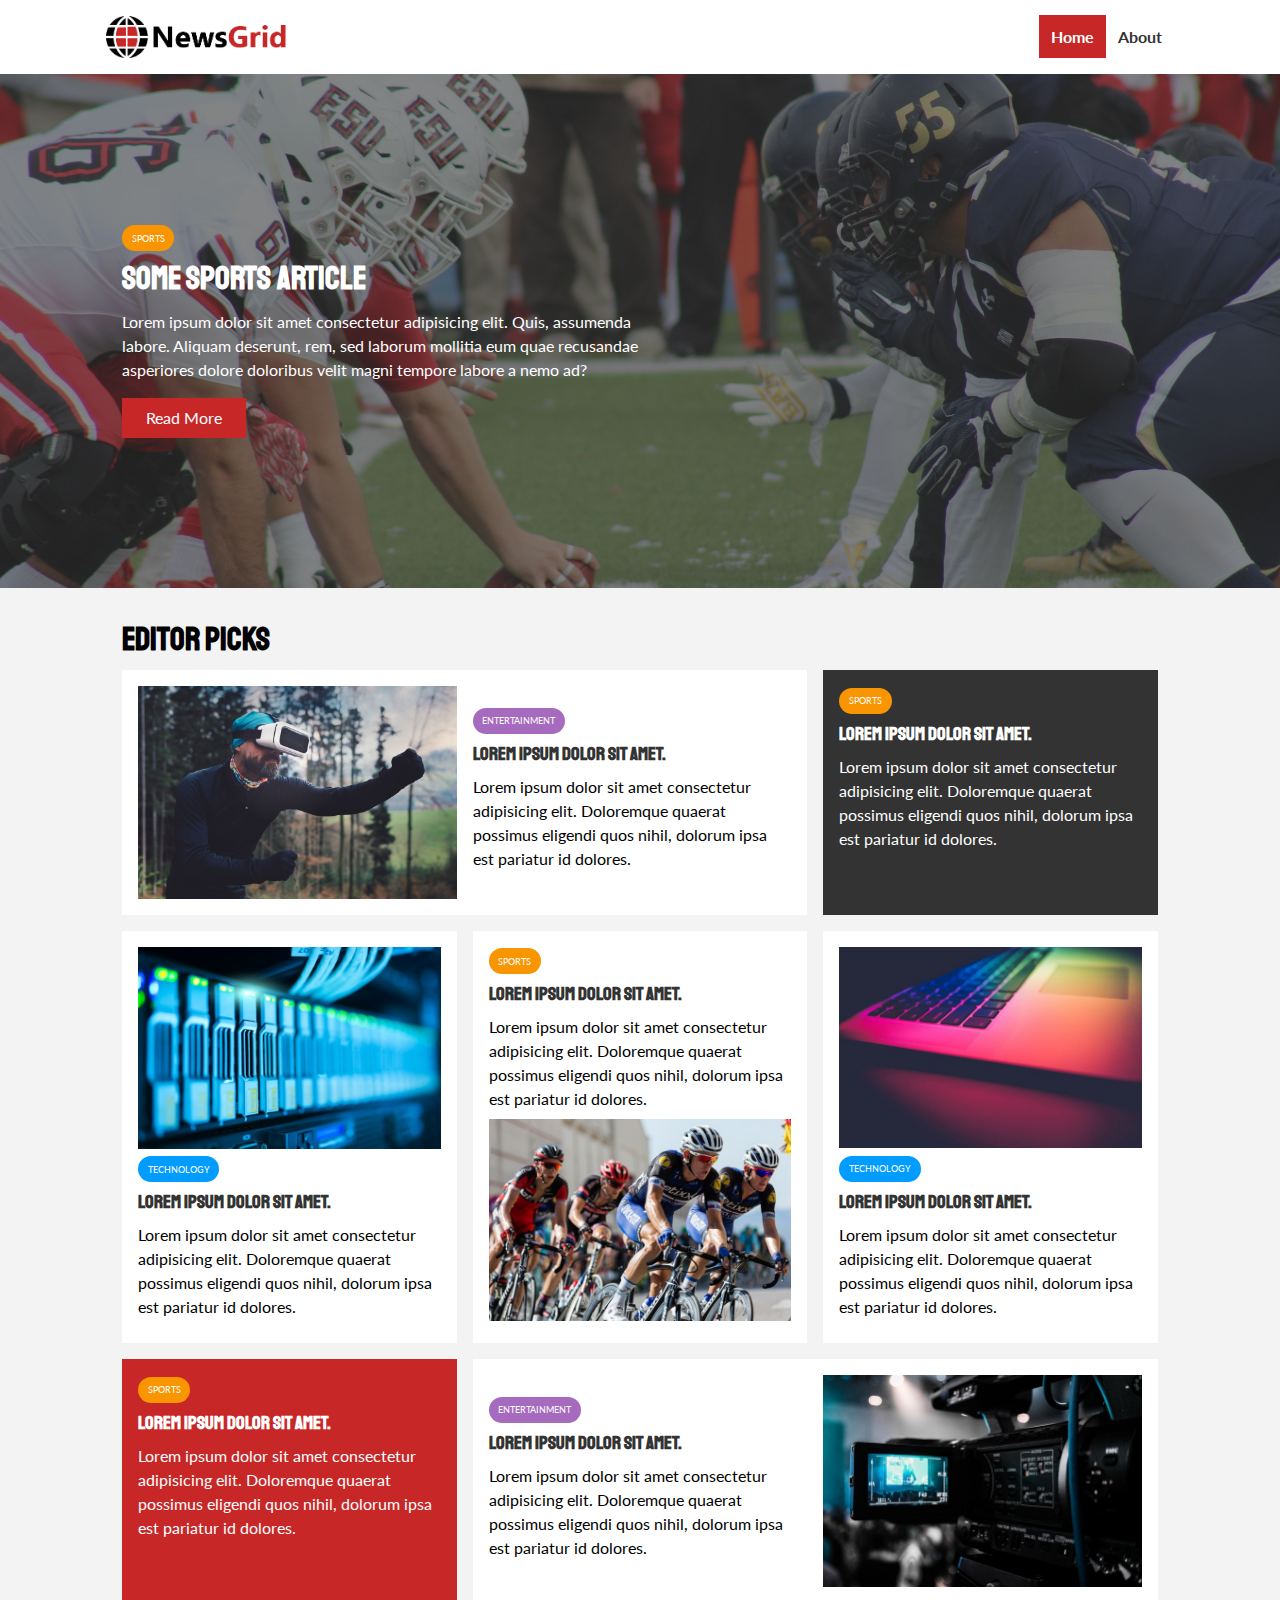
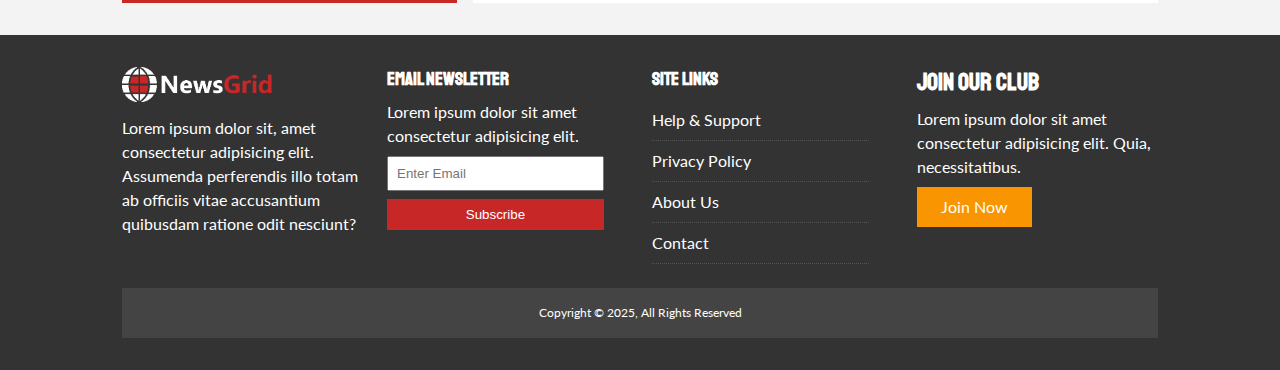
<file: index.html>
<!DOCTYPE html>
<html lang="en">
<head>
    <meta charset="UTF-8">
    <meta name="viewport" content="width=device-width, initial-scale=1.0">
    
    <link rel="stylesheet" href="https://use.fontawesome.com/releases/v5.6.3/css/all.css" integrity="sha384-UHRtZLI+pbxtHCWp1t77Bi1L4ZtiqrqD80Kn4Z8NTSRyMA2Fd33n5dQ8lWUE00s/" crossorigin="anonymous">

    <link rel="preconnect" href="https://fonts.googleapis.com">
    <link rel="preconnect" href="https://fonts.gstatic.com" crossorigin>
    <link href="https://fonts.googleapis.com/css2?family=Lato:ital,wght@0,100;0,300;0,400;0,700;0,900;1,100;1,300;1,400;1,700;1,900&family=Staatliches&display=swap" rel="stylesheet">

    <link rel="stylesheet" href="css/style.css">
    <link rel="stylesheet" media="screen and (max-width: 775px)" href="css/mobile.css">
    
    <link rel="icon" type="image/png" sizes="32x32" href="/favicon.ico">

    <title>News Grid | Latest News</title>
</head>
<body>
    <nav id="main-nav">
        <div class="container">
            <img src="images/logo.png" alt="NewsGrid" class="logo">
            <div class="social">
                <a href="http://facebook.com" target="_blank"><i class="fab fa-facebook fa-2x"></i></a>
                <a href="http://twitter.com" target="_blank"><i class="fab fa-twitter fa-2x"></i></a>
                <a href="http://instagram.com" target="_blank"><i class="fab fa-instagram fa-2x"></i></a>
                <a href="http://youtube.com" target="_blank"><i class="fab fa-youtube fa-2x"></i></a>
            </div>
            <ul>
                <li><a href="index.html" class="current">Home</a></li>
                <li><a href="about.html">About</a></li>
            </ul>
        </div>
    </nav>

    <!-- Showcase -->
    <header id="showcase">
        <div class="container">
            <div class="showcase-container">
                <div class="showcase-content">
                    <div class="category category-sports">Sports</div>
                    <h1>Some sports article</h1>
                    <p>Lorem ipsum dolor sit amet consectetur adipisicing elit. Quis, assumenda labore. Aliquam deserunt, rem, sed laborum mollitia eum quae recusandae asperiores dolore doloribus velit magni tempore labore a nemo ad?</p>
                    <a href="article.html" class="btn btn-primary">Read More</a>
                </div>
            </div>
        </div>
    </header>

    <!-- Home Articles -->
     <section id="home-articles" class="py-2">
        <div class="container">
            <h1>Editor Picks</h1>
            <div class="article-container">
                <article class="card">
                    <img src="images/articles/ent1.jpg" alt="">
                    <div>
                        <div class="category category-ent">Entertainment</div>
                        <h3>
                            <a href="article.html">Lorem ipsum dolor sit amet.</a>
                        </h3>
                        <p>Lorem ipsum dolor sit amet consectetur adipisicing elit. Doloremque quaerat possimus eligendi quos nihil, dolorum ipsa est pariatur id dolores.</p>
                    </div>
                </article>
                <article class="card bg-dark">
                    <div class="category category-sports">Sports</div>
                    <h3>
                        <a href="article.html">Lorem ipsum dolor sit amet.</a>
                    </h3>
                    <p>Lorem ipsum dolor sit amet consectetur adipisicing elit. Doloremque quaerat possimus eligendi quos nihil, dolorum ipsa est pariatur id dolores.</p>
                </article>
                <article class="card">
                    <img src="images/articles/tech1.jpg" alt="">
                    <div class="category category-tech">Technology</div>
                    <h3>
                        <a href="article.html">Lorem ipsum dolor sit amet.</a>
                    </h3>
                    <p>Lorem ipsum dolor sit amet consectetur adipisicing elit. Doloremque quaerat possimus eligendi quos nihil, dolorum ipsa est pariatur id dolores.</p>
                </article>
                <article class="card">
                    <div class="category category-sports">Sports</div>
                    <h3>
                        <a href="article.html">Lorem ipsum dolor sit amet.</a>
                    </h3>
                    <p>Lorem ipsum dolor sit amet consectetur adipisicing elit. Doloremque quaerat possimus eligendi quos nihil, dolorum ipsa est pariatur id dolores.</p>
                    <img src="images/articles/sports1.jpg" alt="">
                </article>
                <article class="card">
                    <img src="images/articles/tech2.jpg" alt="">
                    <div class="category category-tech">Technology</div>
                    <h3>
                        <a href="article.html">Lorem ipsum dolor sit amet.</a>
                    </h3>
                    <p>Lorem ipsum dolor sit amet consectetur adipisicing elit. Doloremque quaerat possimus eligendi quos nihil, dolorum ipsa est pariatur id dolores.</p>
                </article>
                <article class="card bg-primary">
                    <div class="category category-sports">Sports</div>
                    <h3>
                        <a href="article.html">Lorem ipsum dolor sit amet.</a>
                    </h3>
                    <p>Lorem ipsum dolor sit amet consectetur adipisicing elit. Doloremque quaerat possimus eligendi quos nihil, dolorum ipsa est pariatur id dolores.</p>
                </article>
                <article class="card">
                    <div>
                        <div class="category category-ent">Entertainment</div>
                        <h3>
                            <a href="article.html">Lorem ipsum dolor sit amet.</a>
                        </h3>
                        <p>Lorem ipsum dolor sit amet consectetur adipisicing elit. Doloremque quaerat possimus eligendi quos nihil, dolorum ipsa est pariatur id dolores.</p>
                    </div>
                    <img src="images/articles/ent2.jpg" alt="">
                </article>
            </div>
        </div>
     </section>

     <!-- Footer -->
      <footer id="main-footer" class="py-2">
        <div class="container footer-container">
            <div>
                <img src="images/logo_light.png" alt="NewsGrid">
                <p>Lorem ipsum dolor sit, amet consectetur adipisicing elit. Assumenda perferendis illo totam ab officiis vitae accusantium quibusdam ratione odit nesciunt?</p>
            </div>
            <div>
                <h3>Email NewsLetter</h3>
                <p>Lorem ipsum dolor sit amet consectetur adipisicing elit.</p>
                <form name="contact" method="POST" data-netlify="true">
                    <input type="email" name="email" placeholder="Enter Email">
                    <input type="submit" value="Subscribe" class="btn btn-primary">
                </form>
            </div>
            <div>
                <h3>Site Links</h3>
                <ul class="lists">
                    <li><a href="#">Help & Support</a></li>
                    <li><a href="#">Privacy Policy</a></li>
                    <li><a href="#">About Us</a></li>
                    <li><a href="#">Contact</a></li>
                </ul>
            </div>
            <div>
                <h2>Join Our Club</h2>
                <p>Lorem ipsum dolor sit amet consectetur adipisicing elit. Quia, necessitatibus.</p>
                <a href="#" class="btn btn-secondary">Join Now</a>
            </div>
            <div>
                <p>Copyright &copy; 2025, All Rights Reserved</p>
            </div>
        </div>
      </footer>
</body>
</html>
</file>
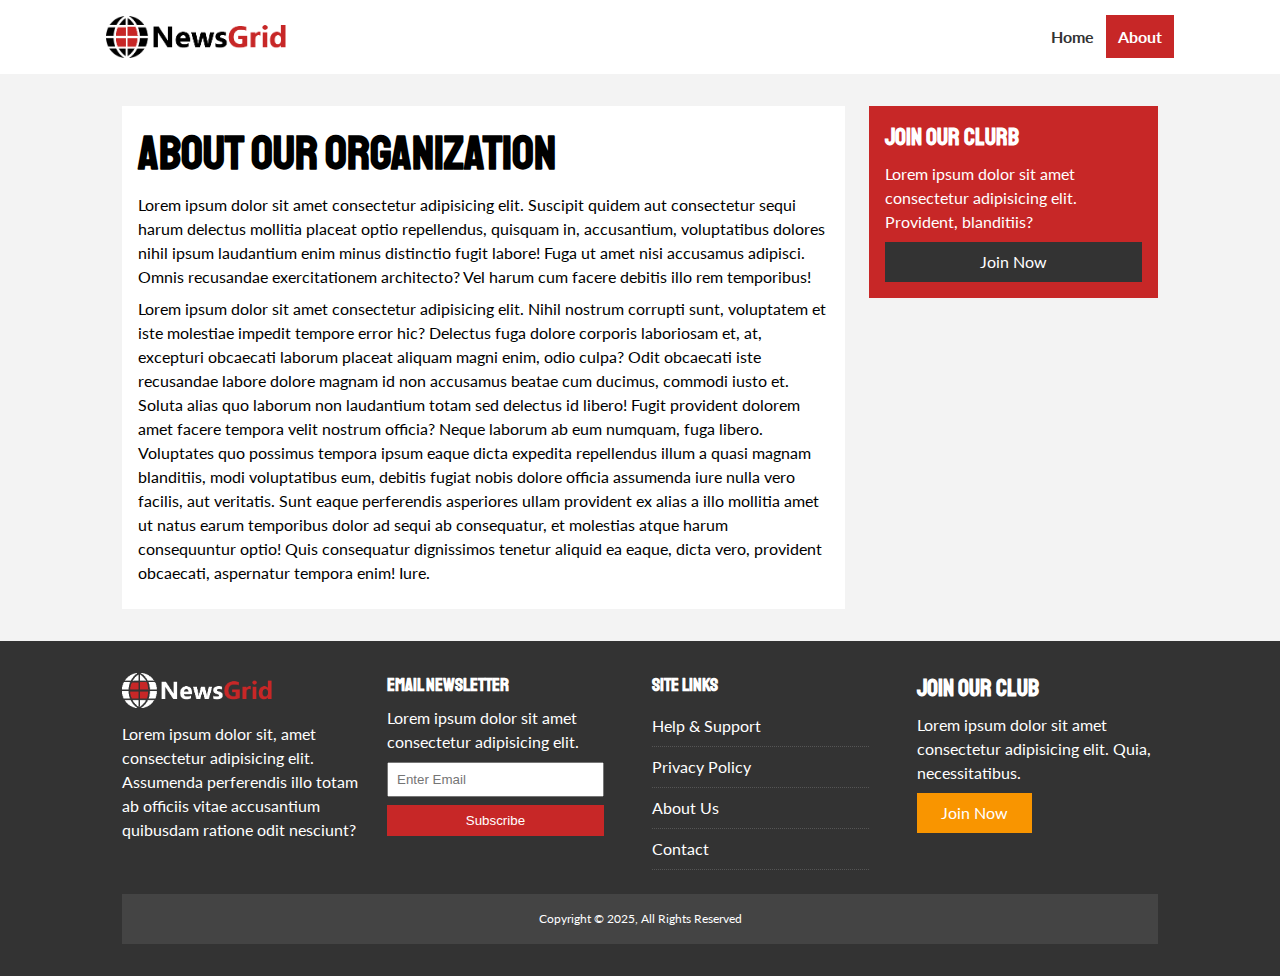
<file: about.html>
<!DOCTYPE html>
<html lang="en">
<head>
    <meta charset="UTF-8">
    <meta name="viewport" content="width=device-width, initial-scale=1.0">
    
    <link rel="stylesheet" href="https://use.fontawesome.com/releases/v5.6.3/css/all.css" integrity="sha384-UHRtZLI+pbxtHCWp1t77Bi1L4ZtiqrqD80Kn4Z8NTSRyMA2Fd33n5dQ8lWUE00s/" crossorigin="anonymous">

    <link rel="preconnect" href="https://fonts.googleapis.com">
    <link rel="preconnect" href="https://fonts.gstatic.com" crossorigin>
    <link href="https://fonts.googleapis.com/css2?family=Lato:ital,wght@0,100;0,300;0,400;0,700;0,900;1,100;1,300;1,400;1,700;1,900&family=Staatliches&display=swap" rel="stylesheet">

    <link rel="stylesheet" href="css/style.css">
    <link rel="stylesheet" media="screen and (max-width: 768px)" href="css/mobile.css">
    
    <link rel="icon" type="image/png" sizes="32x32" href="/favicon.ico">

    <title>News Grid | About</title>
</head>
<body>
    <nav id="main-nav">
        <div class="container">
            <img src="images/logo.png" alt="NewsGrid" class="logo">
            <div class="social">
                <a href="http://facebook.com" target="_blank"><i class="fab fa-facebook fa-2x"></i></a>
                <a href="http://twitter.com" target="_blank"><i class="fab fa-twitter fa-2x"></i></a>
                <a href="http://instagram.com" target="_blank"><i class="fab fa-instagram fa-2x"></i></a>
                <a href="http://youtube.com" target="_blank"><i class="fab fa-youtube fa-2x"></i></a>
            </div>
            <ul>
                <li><a href="index.html" >Home</a></li>
                <li><a href="about.html" class="current">About</a></li>
            </ul>
        </div>
    </nav>

    <section id="about">
        <div class="container">
            <div class="page-container">
                <article class="card">
                    <h1 class="l-heading">About Our Organization</h1>
                    <p>Lorem ipsum dolor sit amet consectetur adipisicing elit. Suscipit quidem aut consectetur sequi harum delectus mollitia placeat optio repellendus, quisquam in, accusantium, voluptatibus dolores nihil ipsum laudantium enim minus distinctio fugit labore! Fuga ut amet nisi accusamus adipisci. Omnis recusandae exercitationem architecto? Vel harum cum facere debitis illo rem temporibus!</p>
                    <p>Lorem ipsum dolor sit amet consectetur adipisicing elit. Nihil nostrum corrupti sunt, voluptatem et iste molestiae impedit tempore error hic? Delectus fuga dolore corporis laboriosam et, at, excepturi obcaecati laborum placeat aliquam magni enim, odio culpa? Odit obcaecati iste recusandae labore dolore magnam id non accusamus beatae cum ducimus, commodi iusto et. Soluta alias quo laborum non laudantium totam sed delectus id libero! Fugit provident dolorem amet facere tempora velit nostrum officia? Neque laborum ab eum numquam, fuga libero. Voluptates quo possimus tempora ipsum eaque dicta expedita repellendus illum a quasi magnam blanditiis, modi voluptatibus eum, debitis fugiat nobis dolore officia assumenda iure nulla vero facilis, aut veritatis. Sunt eaque perferendis asperiores ullam provident ex alias a illo mollitia amet ut natus earum temporibus dolor ad sequi ab consequatur, et molestias atque harum consequuntur optio! Quis consequatur dignissimos tenetur aliquid ea eaque, dicta vero, provident obcaecati, aspernatur tempora enim! Iure.</p>
                </article>
                <aside class="card bg-primary">
                    <h2>Join Our Clurb</h2>
                    <p>Lorem ipsum dolor sit amet consectetur adipisicing elit. Provident, blanditiis?</p>
                    <a href="#" class="btn btn-dark btn-block">Join Now</a>
                </aside>
            </div>
        </div>
    </section>



    <!-- Footer -->
    <footer id="main-footer" class="py-2">
        <div class="container footer-container">
            <div>
                <img src="images/logo_light.png" alt="NewsGrid">
                <p>Lorem ipsum dolor sit, amet consectetur adipisicing elit. Assumenda perferendis illo totam ab officiis vitae accusantium quibusdam ratione odit nesciunt?</p>
            </div>
            <div>
                <h3>Email NewsLetter</h3>
                <p>Lorem ipsum dolor sit amet consectetur adipisicing elit.</p>
                <form name="contact" method="POST" data-netlify="true">
                    <input type="email" name="email" placeholder="Enter Email">
                    <input type="submit" value="Subscribe" class="btn btn-primary">
                </form>
            </div>
            <div>
                <h3>Site Links</h3>
                <ul class="lists">
                    <li><a href="#">Help & Support</a></li>
                    <li><a href="#">Privacy Policy</a></li>
                    <li><a href="#">About Us</a></li>
                    <li><a href="#">Contact</a></li>
                </ul>
            </div>
            <div>
                <h2>Join Our Club</h2>
                <p>Lorem ipsum dolor sit amet consectetur adipisicing elit. Quia, necessitatibus.</p>
                <a href="#" class="btn btn-secondary">Join Now</a>
            </div>
            <div>
                <p>Copyright &copy; 2025, All Rights Reserved</p>
            </div>
        </div>
    </footer>
</body>
</html>
</file>
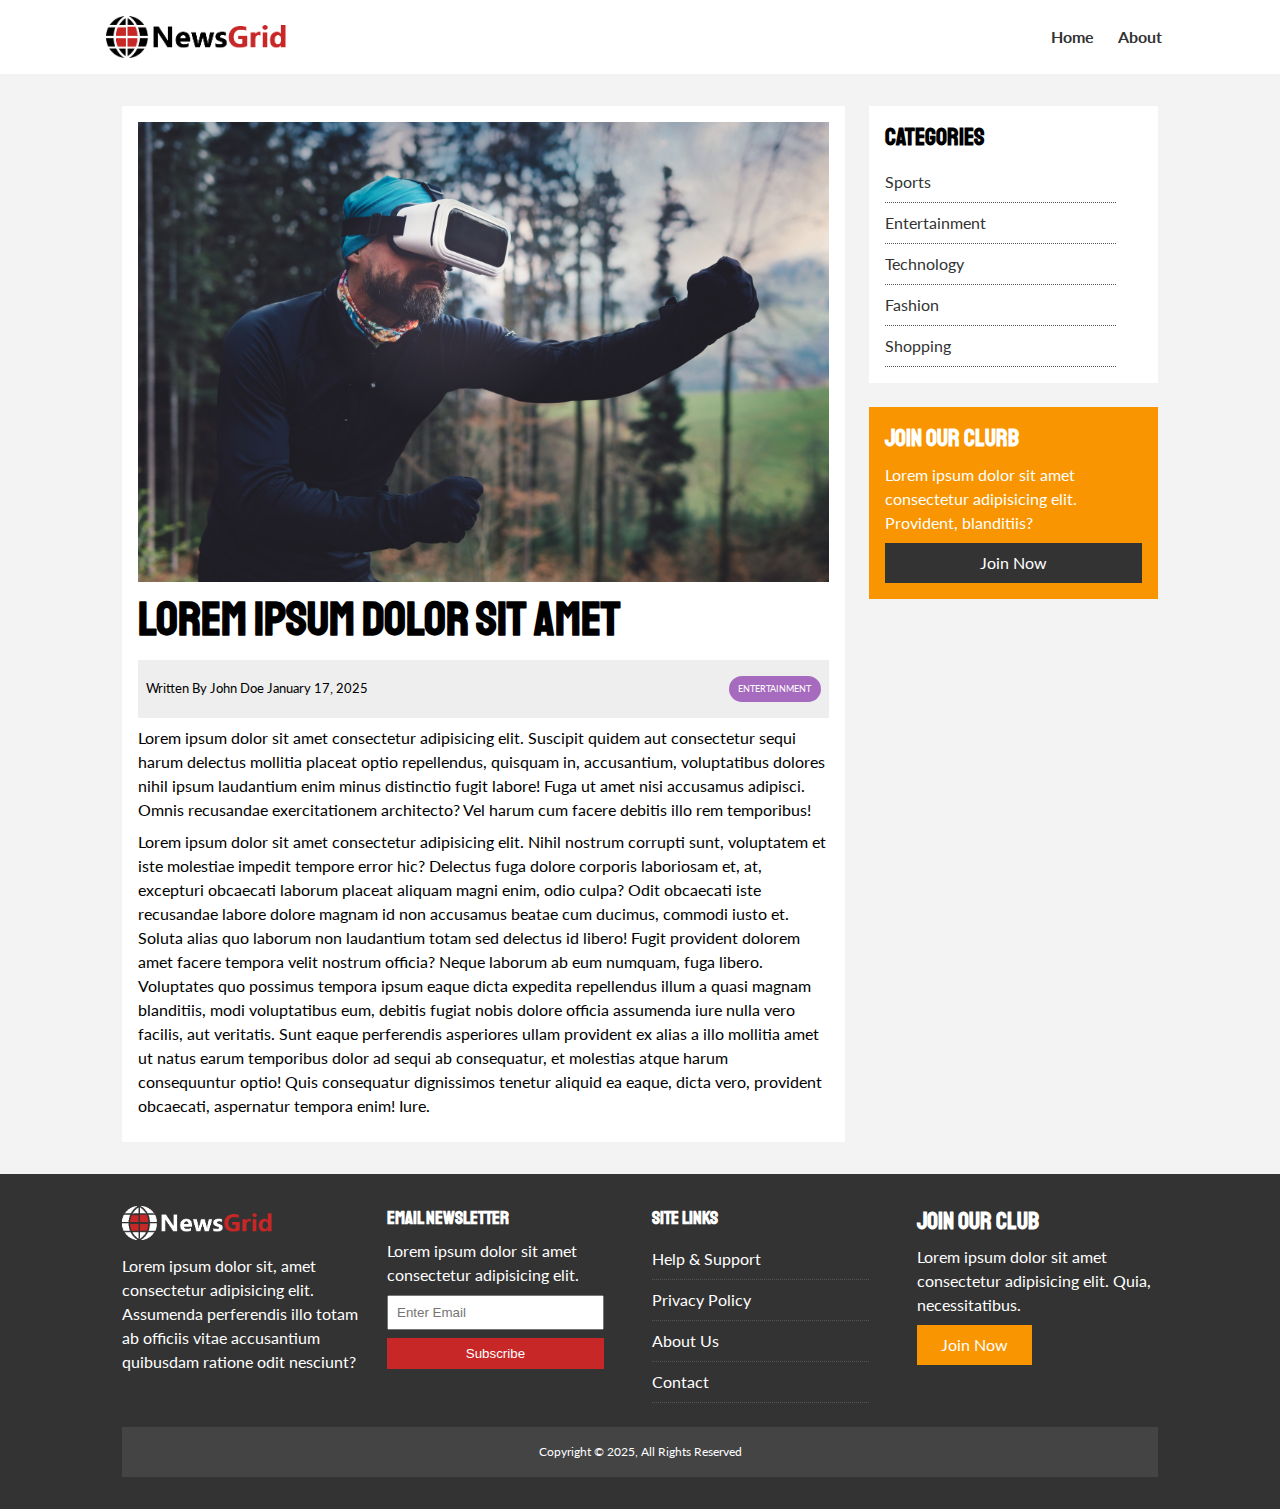
<file: article.html>
<!DOCTYPE html>
<html lang="en">
<head>
    <meta charset="UTF-8">
    <meta name="viewport" content="width=device-width, initial-scale=1.0">
    
    <link rel="stylesheet" href="https://use.fontawesome.com/releases/v5.6.3/css/all.css" integrity="sha384-UHRtZLI+pbxtHCWp1t77Bi1L4ZtiqrqD80Kn4Z8NTSRyMA2Fd33n5dQ8lWUE00s/" crossorigin="anonymous">

    <link rel="preconnect" href="https://fonts.googleapis.com">
    <link rel="preconnect" href="https://fonts.gstatic.com" crossorigin>
    <link href="https://fonts.googleapis.com/css2?family=Lato:ital,wght@0,100;0,300;0,400;0,700;0,900;1,100;1,300;1,400;1,700;1,900&family=Staatliches&display=swap" rel="stylesheet">

    <link rel="stylesheet" href="css/style.css">
    <link rel="stylesheet" media="screen and (max-width: 768px)" href="css/mobile.css">
    
    <link rel="icon" type="image/png" sizes="32x32" href="/favicon.ico">

    <title>News Grid | Whats New</title>
</head>
<body>
    <nav id="main-nav">
        <div class="container">
            <img src="images/logo.png" alt="NewsGrid" class="logo">
            <div class="social">
                <a href="http://facebook.com" target="_blank"><i class="fab fa-facebook fa-2x"></i></a>
                <a href="http://twitter.com" target="_blank"><i class="fab fa-twitter fa-2x"></i></a>
                <a href="http://instagram.com" target="_blank"><i class="fab fa-instagram fa-2x"></i></a>
                <a href="http://youtube.com" target="_blank"><i class="fab fa-youtube fa-2x"></i></a>
            </div>
            <ul>
                <li><a href="index.html" >Home</a></li>
                <li><a href="about.html" >About</a></li>
            </ul>
        </div>
    </nav>

    <section id="article">
        <div class="container">
            <div class="page-container">
                <article class="card">
                    <img src="images/articles/ent1.jpg" alt="">
                    <h1 class="l-heading">Lorem ipsum dolor sit amet</h1>
                    <div class="meta">
                        <small>
                            <i class="fas fa-user"></i>  Written By John Doe January 17, 2025  
                        </small>
                        <div class="category category-ent">Entertainment</div>
                    </div>
                    <p>Lorem ipsum dolor sit amet consectetur adipisicing elit. Suscipit quidem aut consectetur sequi harum delectus mollitia placeat optio repellendus, quisquam in, accusantium, voluptatibus dolores nihil ipsum laudantium enim minus distinctio fugit labore! Fuga ut amet nisi accusamus adipisci. Omnis recusandae exercitationem architecto? Vel harum cum facere debitis illo rem temporibus!</p>
                    <p>Lorem ipsum dolor sit amet consectetur adipisicing elit. Nihil nostrum corrupti sunt, voluptatem et iste molestiae impedit tempore error hic? Delectus fuga dolore corporis laboriosam et, at, excepturi obcaecati laborum placeat aliquam magni enim, odio culpa? Odit obcaecati iste recusandae labore dolore magnam id non accusamus beatae cum ducimus, commodi iusto et. Soluta alias quo laborum non laudantium totam sed delectus id libero! Fugit provident dolorem amet facere tempora velit nostrum officia? Neque laborum ab eum numquam, fuga libero. Voluptates quo possimus tempora ipsum eaque dicta expedita repellendus illum a quasi magnam blanditiis, modi voluptatibus eum, debitis fugiat nobis dolore officia assumenda iure nulla vero facilis, aut veritatis. Sunt eaque perferendis asperiores ullam provident ex alias a illo mollitia amet ut natus earum temporibus dolor ad sequi ab consequatur, et molestias atque harum consequuntur optio! Quis consequatur dignissimos tenetur aliquid ea eaque, dicta vero, provident obcaecati, aspernatur tempora enim! Iure.</p>
                </article>

                <aside id="categories" class="card">
                    <h2>Categories</h2>
                    <ul class="lists">
                        <li><a href="#"><i class="fas fa-chevron-right"></i> Sports</a></li>
                        <li><a href="#"><i class="fas fa-chevron-right"></i> Entertainment</a></li>
                        <li><a href="#"><i class="fas fa-chevron-right"></i> Technology</a></li>
                        <li><a href="#"><i class="fas fa-chevron-right"></i> Fashion</a></li>
                        <li><a href="#"><i class="fas fa-chevron-right"></i> Shopping</a></li>
                    </ul>
                </aside>

                <aside class="card bg-secondary">
                    <h2>Join Our Clurb</h2>
                    <p>Lorem ipsum dolor sit amet consectetur adipisicing elit. Provident, blanditiis?</p>
                    <a href="#" class="btn btn-dark btn-block">Join Now</a>
                </aside>
            </div>
        </div>
    </section>



    <!-- Footer -->
    <footer id="main-footer" class="py-2">
        <div class="container footer-container">
            <div>
                <img src="images/logo_light.png" alt="NewsGrid">
                <p>Lorem ipsum dolor sit, amet consectetur adipisicing elit. Assumenda perferendis illo totam ab officiis vitae accusantium quibusdam ratione odit nesciunt?</p>
            </div>
            <div>
                <h3>Email NewsLetter</h3>
                <p>Lorem ipsum dolor sit amet consectetur adipisicing elit.</p>
                <form name="contact" method="POST" data-netlify="true">
                    <input type="email" name="email" placeholder="Enter Email">
                    <input type="submit" value="Subscribe" class="btn btn-primary">
                </form>
            </div>
            <div>
                <h3>Site Links</h3>
                <ul class="lists">
                    <li><a href="#">Help & Support</a></li>
                    <li><a href="#">Privacy Policy</a></li>
                    <li><a href="#">About Us</a></li>
                    <li><a href="#">Contact</a></li>
                </ul>
            </div>
            <div>
                <h2>Join Our Club</h2>
                <p>Lorem ipsum dolor sit amet consectetur adipisicing elit. Quia, necessitatibus.</p>
                <a href="#" class="btn btn-secondary">Join Now</a>
            </div>
            <div>
                <p>Copyright &copy; 2025, All Rights Reserved</p>
            </div>
        </div>
    </footer>
</body>
</html>
</file>
<file: css/style.css>
:root {
    --primary-color: #c72727;
    --secondary-color: #f99500;
    --light-color: #f3f3f3;
    --dark-color: #333;
    --max-width: 1100px;
}

.category {
    --sports-color: #f99500;
    --ent-color: #a66bbe;
    --tech-color: #009cff;
}

* {
    margin: 0;
    padding: 0;
    box-sizing: border-box;
}

body {
    font-family: 'Lato', sans-serif;
    line-height: 1.5;
    background: var(--light-color);
}

a {
    color: #333;
    text-decoration: none;
}

ul {
    list-style: none;
}

p {
    margin: 0.5rem 0;
}

img {
    width: 100%;
}

h1, h2, h3, h4, h5, h6 {
    font-family: 'Staatliches', cursive;
    margin-bottom: 0.55rem;
    line-height: 1.3;
}

/* Utility */
.container {
    max-width: var(--max-width);
    margin: auto;
    padding: 0 2rem;
    overflow: hidden;
}

.category {
    display: inline-block;
    color: #fff;
    font-size: 0.55rem;
    text-transform: uppercase;
    padding: 0.4rem 0.6rem;
    border-radius: 15px;
    margin-bottom: 0.5rem;
}

.category-sports { background: var(--sports-color);}
.category-ent { background: var(--ent-color);}
.category-tech { background: var(--tech-color);}

.btn {
    display: inline-block;
    border: none;
    background: var(--dark-color);
    color: #fff;
    padding: 0.5rem 1.5rem;
}

.btn-light { background: var(--light-color);}
.btn-primary { background: var(--primary-color);}
.btn-secondary { background: var(--secondary-color);}

.btn-block {
    display: block;
    width: 100%;
    text-align: center;
}

.btn:hover {
    opacity: 0.9;
}

.card {
    background: #fff;
    padding: 1rem;
}

.bg-dark {
    background: var(--dark-color);
    color: white;
}

.bg-primary {
    background: var(--primary-color);
    color: white;
}

.bg-secondary {
    background: var(--secondary-color);
    color: white;
}

.bg-dark h1,
.bg-dark h2,
.bg-dark h3,
.bg-dark a,
.bg-primary h1,
.bg-primary h2,
.bg-primary h3,
.bg-primary a,
.bg-secondary h1,
.bg-secondary h2,
.bg-secondary h3,
.bg-secondary a {
    color: #fff;
}

.py-1 { padding: 1.5rem 0; }
.py-2 { padding: 2rem 0; }
.py-3 { padding: 3rem 0; }
.py-1 { padding: 1.5rem; }
.py-2 { padding: 2rem; }
.py-3 { padding: 3rem; }

.l-heading {
    font-size: 3rem;
}

.lists li {
    padding: 0.5rem 0;
    border-bottom: #555 dotted 1px;
    width: 90%;
}

.lists li a:hover {
    color: var(--primary-color) !important;
}

/* Inner Page grid Container */
.page-container {
    display: grid;
    grid-template-columns: 5fr 2fr;
    margin: 2rem 0;
    grid-gap: 1.5rem;
}

.page-container > *:first-child {
    grid-row: 1 / span 3;
}

/* Navigation */
#main-nav {
    background: #fff;
    position: sticky;
    top: 0;
    z-index: 2;
}

#main-nav .container {
    display: grid;
    grid-template-columns: 6fr 3fr 2fr;
    padding: 1rem;
    align-items: center;
}

#main-nav .logo {
    width: 180px;
}

#main-nav ul {
    justify-self: end;
    display: flex;
}

#main-nav ul li a {
    padding: 0.75rem;
    font-weight: bold;
}

#main-nav ul li a.current {
    background: var(--primary-color);
    color: #fff;
}

#main-nav ul li a:hover {
    background: var(--light-color);
    color: var(--dark-color);
}

#main-nav .social {
    justify-self: center;
}

#main-nav .social i {
    color: #777;
    margin: 0.5rem;
}

/* Showcase */
#showcase {
    color: #fff;
    background: var(--dark-color);
    padding: 2rem;
    position: relative;
}

#showcase:before {
    content: '';
    background: url('../images/featured.jpg') no-repeat center center/cover;
    position: absolute;
    top: 0;
    left: 0;
    width: 100%;
    height: 100%;
    opacity: 0.4;
}

#showcase .showcase-container {
    display: grid;
    grid-template-columns: repeat(2, 1fr);
    justify-content: center;
    align-items: center;
    height: 50vh;
}

#showcase .showcase-content {
    z-index: 1;
}

#showcase .showcase-content p {
    margin-bottom: 1rem;
}

/* Home Articles */
#home-articles .article-container {
    display: grid;
    grid-template-columns: repeat(3, 1fr);
    grid-gap: 1rem;
}

#home-articles .article-container > *:first-child {
    display: grid;
    grid-template-columns: repeat(2, 1fr);
    grid-gap: 1rem;
    align-items: center;
    grid-column: 1 / span 2;
}

#home-articles .article-container > *:first-child, 
#home-articles .article-container > *:last-child {
    display: grid;
    grid-template-columns: repeat(2, 1fr);
    grid-gap: 1rem;
    align-items: center;
    grid-column: 1 / span 2;
}

#home-articles .article-container > *:last-child {
    grid-column: 2 / span 2;
}

#article .meta {
    display: flex;
    justify-content: space-between;
    align-items: center;
    background: #eee;
    padding: 0.5rem;
}

#article .meta .category {
    margin-top: 0.5rem;
}

/* Footer */
#main-footer {
    background: var(--dark-color);
    color: #fff;
}

#main-footer img {
    width: 150px;
}

#main-footer a {
    color: #fff;
}

#main-footer .footer-container {
    display: grid;
    grid-template-columns: repeat(4, 1fr);
    grid-gap: 1.5rem;
}

#main-footer .footer-container > *:last-child {
    background: #444;
    grid-column: 1 / span 4;
    padding: 0.5rem;
    text-align: center;
    font-size: 0.75rem;
}

#main-footer .footer-container input[type='email'] {
    width: 90%;
    padding: 0.5rem;
    margin-bottom: 0.5rem;
}

#main-footer .footer-container input[type='submit'] {
    width: 90%;
}
</file>
<file: css/mobile.css>
/* Navigation */
#main-nav .social {
    display: none;
}

#main-nav .container {
    grid-template-columns: 1fr;
    grid-gap: 1.2rem;
}
 
#main-nav ul,
#main-nav .logo {
    justify-self: center;
}

#main-nav ul li a {
    padding: 0.50rem;
}

#home-articles .article-container {
    grid-template-columns: repeat(2, 1fr);
}

#home-articles .article-container > *:first-child,
#home-articles .article-container > *:last-child {
    grid-template-columns: 1fr;
    grid-column: 1;
}

@media (max-width: 600px) {
    /* Stack grid items */
    #showcase .showcase-container,
    #home-articles .article-container,
    #main-footer .footer-container {
        grid-template-columns: 1fr;
    }

    #main-footer .footer-container > *:last-child {
        grid-column: 1;
    }

    #main-footer .footer-container > *:first-child,
    #main-footer .footer-container > *:nth-child(2){
        border-bottom: #444 dotted 1px;
        padding-bottom: 1rem;
    }

    .page-container {
        grid-template-columns: 1fr;
        text-align: center;
    }

    .page-container > *:first-child {
        grid-row: 1;
    }

    .l-heading {
        font-size: 2rem;
    }

}
</file>
